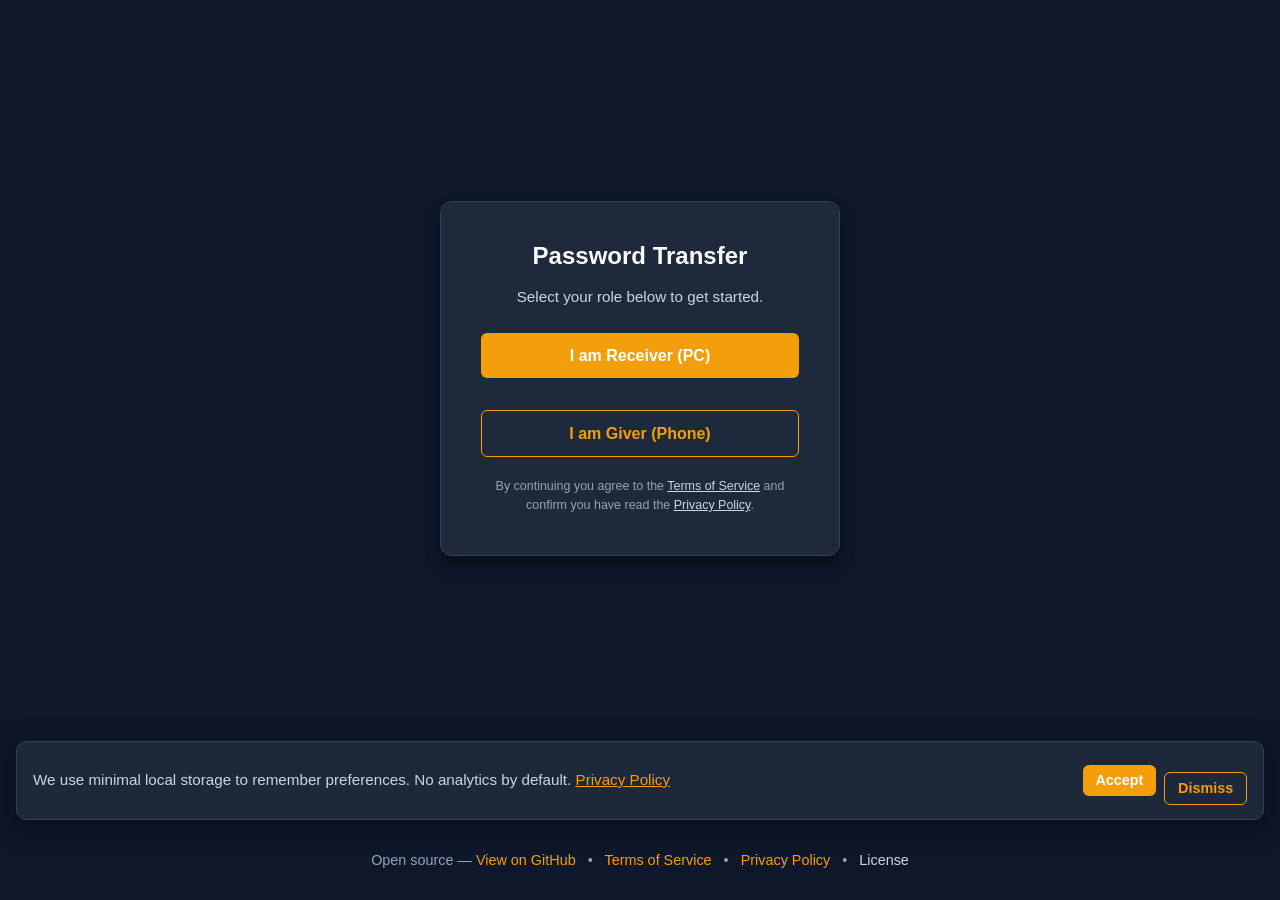
<file: server/index.html>
<!DOCTYPE html>
<html lang="en">
<head>
    <meta charset="UTF-8">
    <meta name="viewport" content="width=device-width, initial-scale=1.0">
    <!-- Keep the path and query string out of every Referer header. If a link
         rewriter ever puts a session key in the query string, it must not travel on
         to our own API, to Cloudflare, or to anywhere else. -->
    <meta name="referrer" content="strict-origin">
    <meta http-equiv="Content-Security-Policy" content="default-src 'self'; script-src 'self' https://challenges.cloudflare.com; style-src 'self' 'unsafe-inline'; img-src 'self' data: blob:; connect-src 'self' https://challenges.cloudflare.com; frame-src https://challenges.cloudflare.com; object-src 'none'; base-uri 'self'; frame-ancestors 'none';">
    <meta name="cf-turnstile-sitekey" content="">
    <title>Secure Password Transfer</title>
    <link rel="stylesheet" href="style.css">
</head>
<body>
    <main class="main-content">
        <div class="container" id="app">
            <h1>Loading...</h1>
        </div>
    </main>

    <!-- Cookie banner in flow above footer so it does not overlap -->
    <div id="cookieBannerPlaceholder"></div>

    <footer class="site-footer">
        <div class="footer-inner">
            <span>Open source — </span>
            <a href="https://github.com/EtkaPerry/Password-Transfer" target="_blank" rel="noopener noreferrer">View on GitHub</a>
            <span class="footer-sep">•</span>
            <a href="terms.html" target="_blank" rel="noopener noreferrer">Terms of Service</a>
            <span class="footer-sep">•</span>
            <a href="privacy.html" target="_blank" rel="noopener noreferrer">Privacy Policy</a>
            <span class="footer-sep">•</span>
            <a href="#" id="licenseLink" class="footer-license" aria-haspopup="dialog">License</a>
        </div>
    </footer>
    
    <!-- Libraries -->
    <script src="vendor/qrcode.min.js"></script>
    <script src="vendor/html5-qrcode.min.js" type="text/javascript"></script>
    <script src="https://challenges.cloudflare.com/turnstile/v0/api.js" async defer></script>
    
    <!-- App Logic -->
    <script src="script.js?v=4"></script>
</body>
</html>
</file>
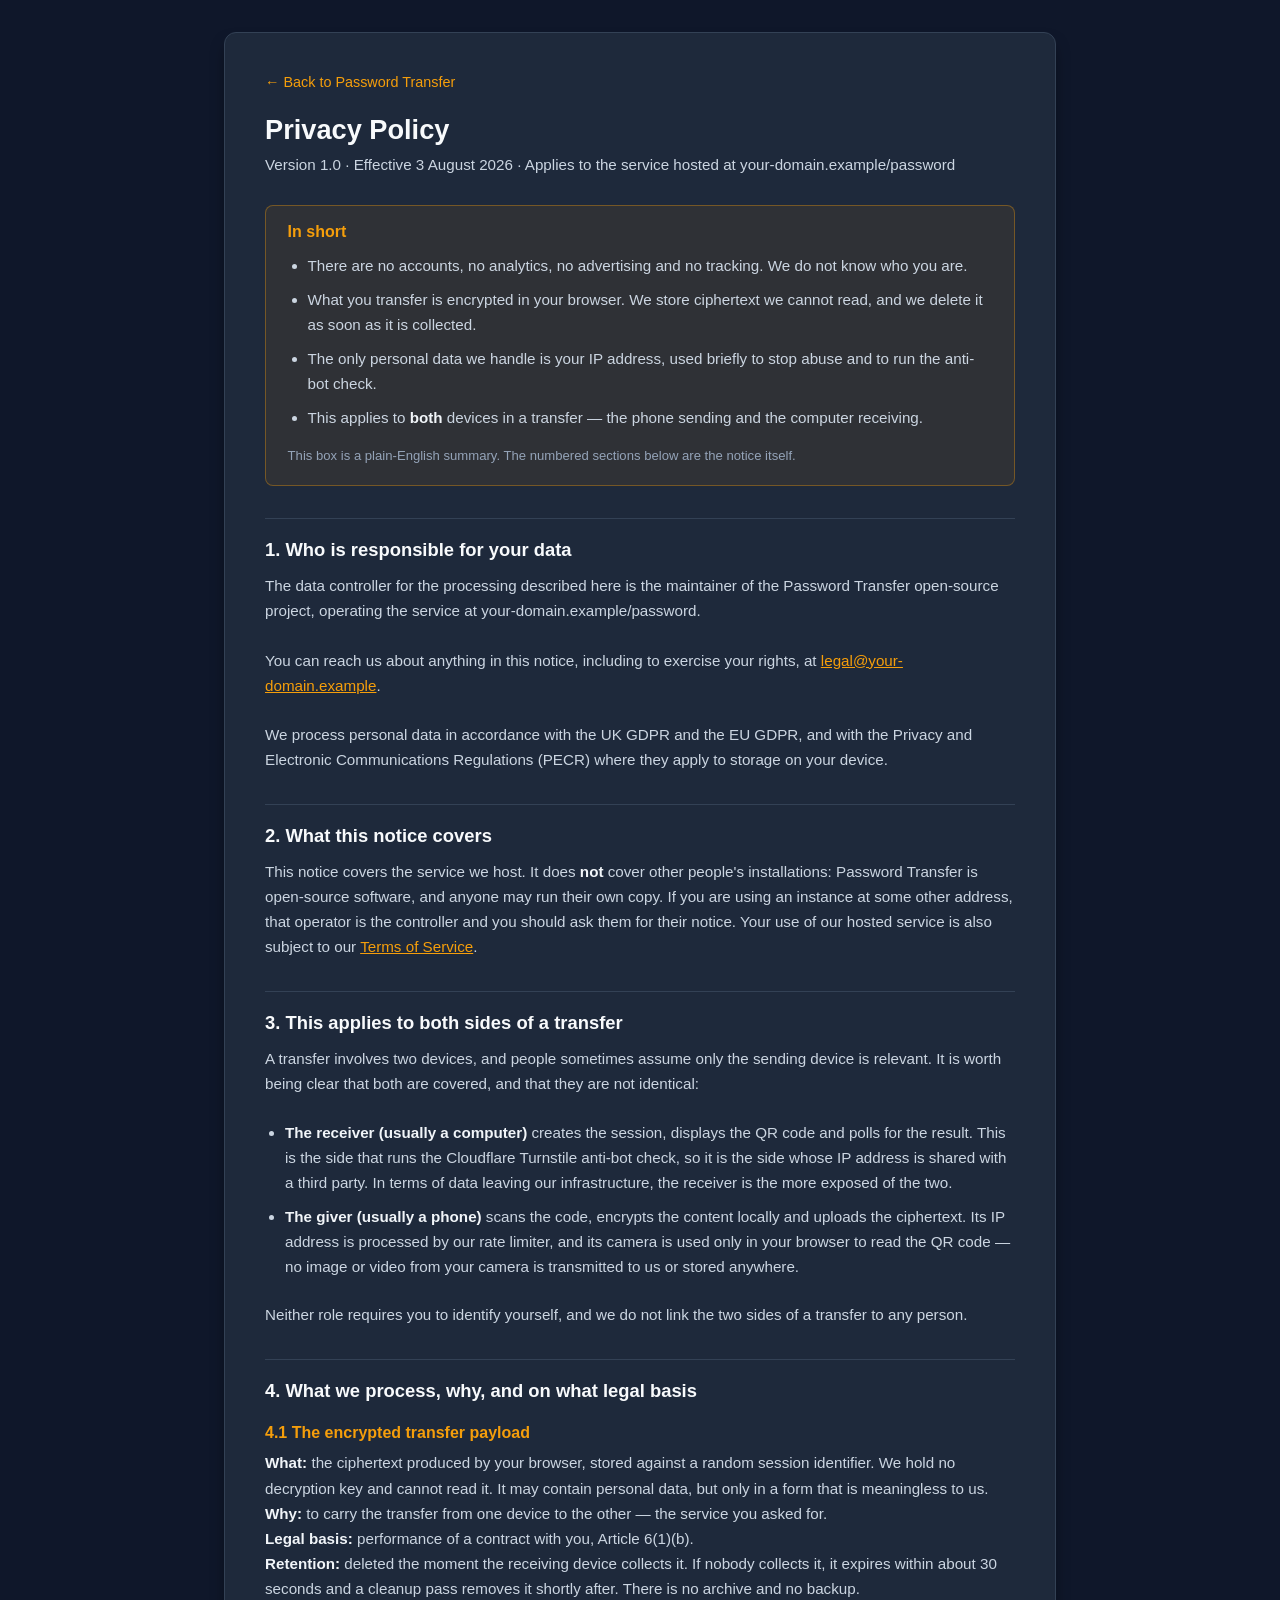
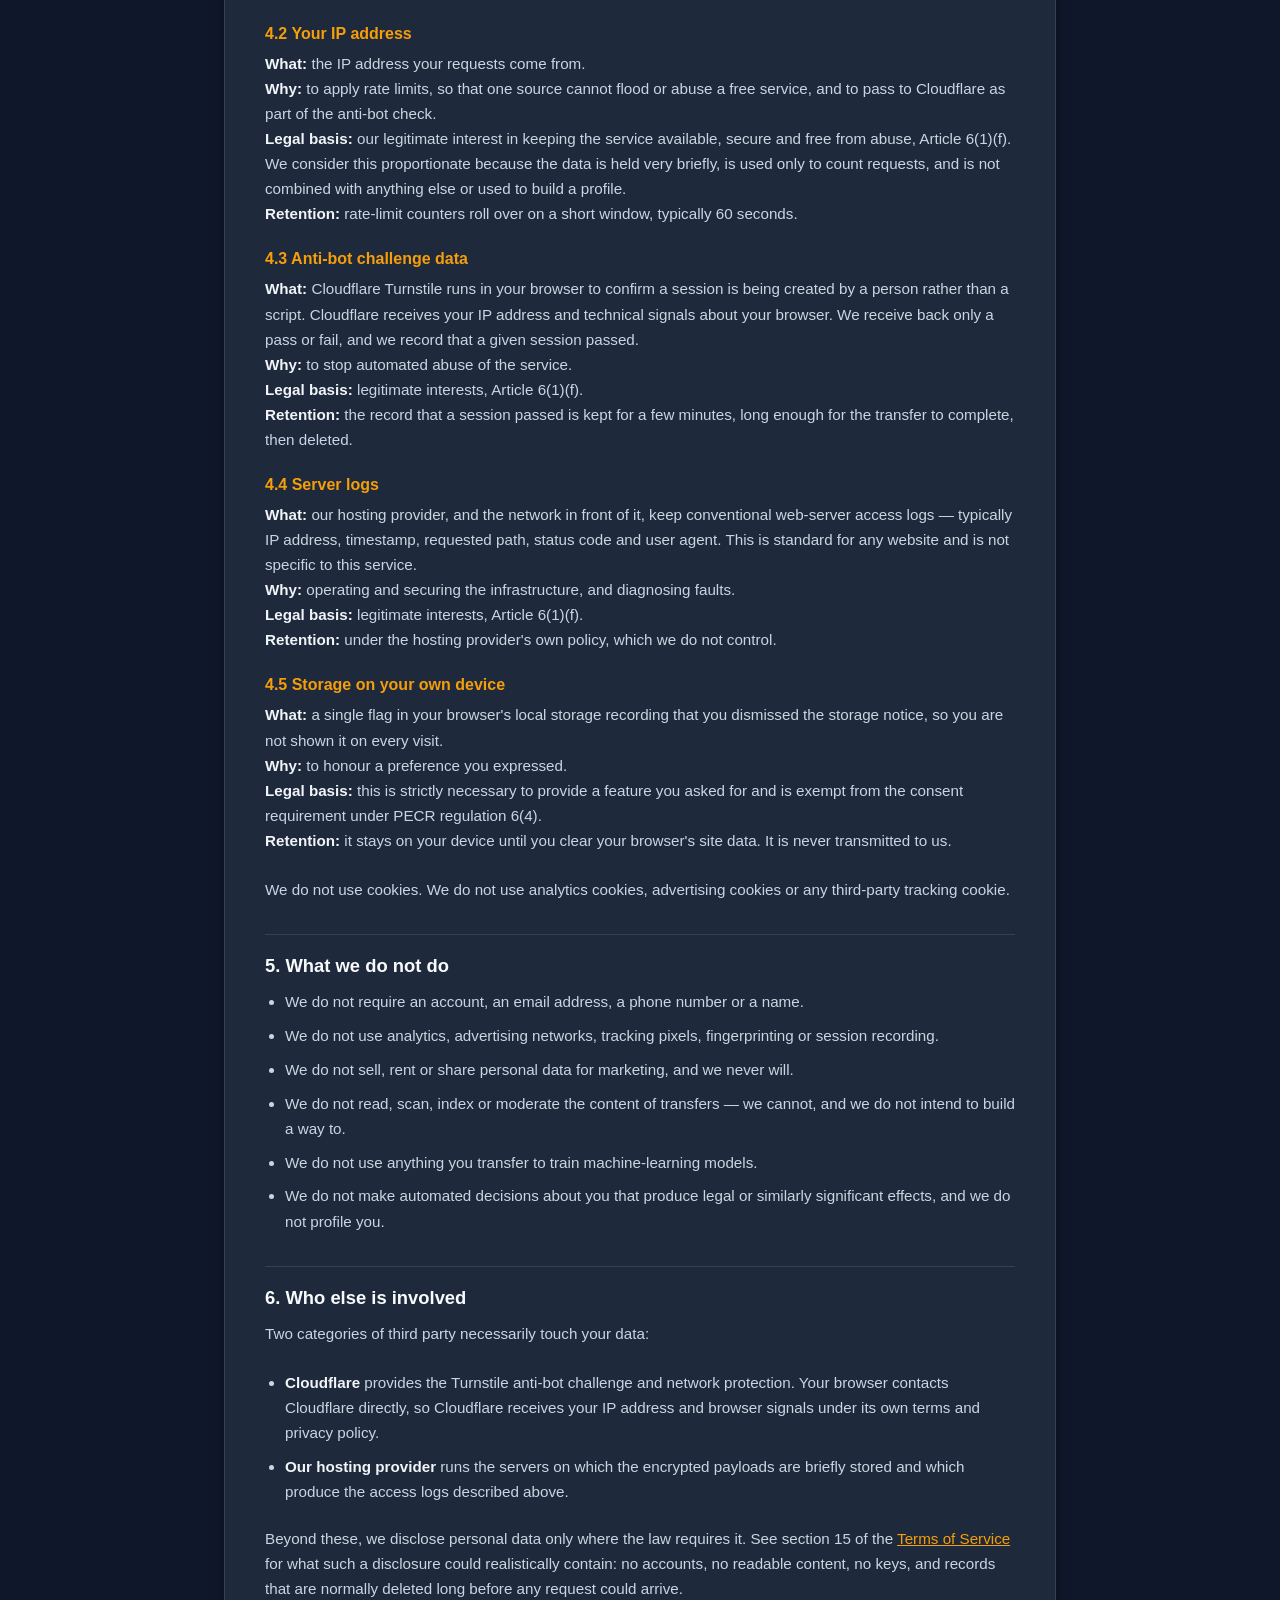
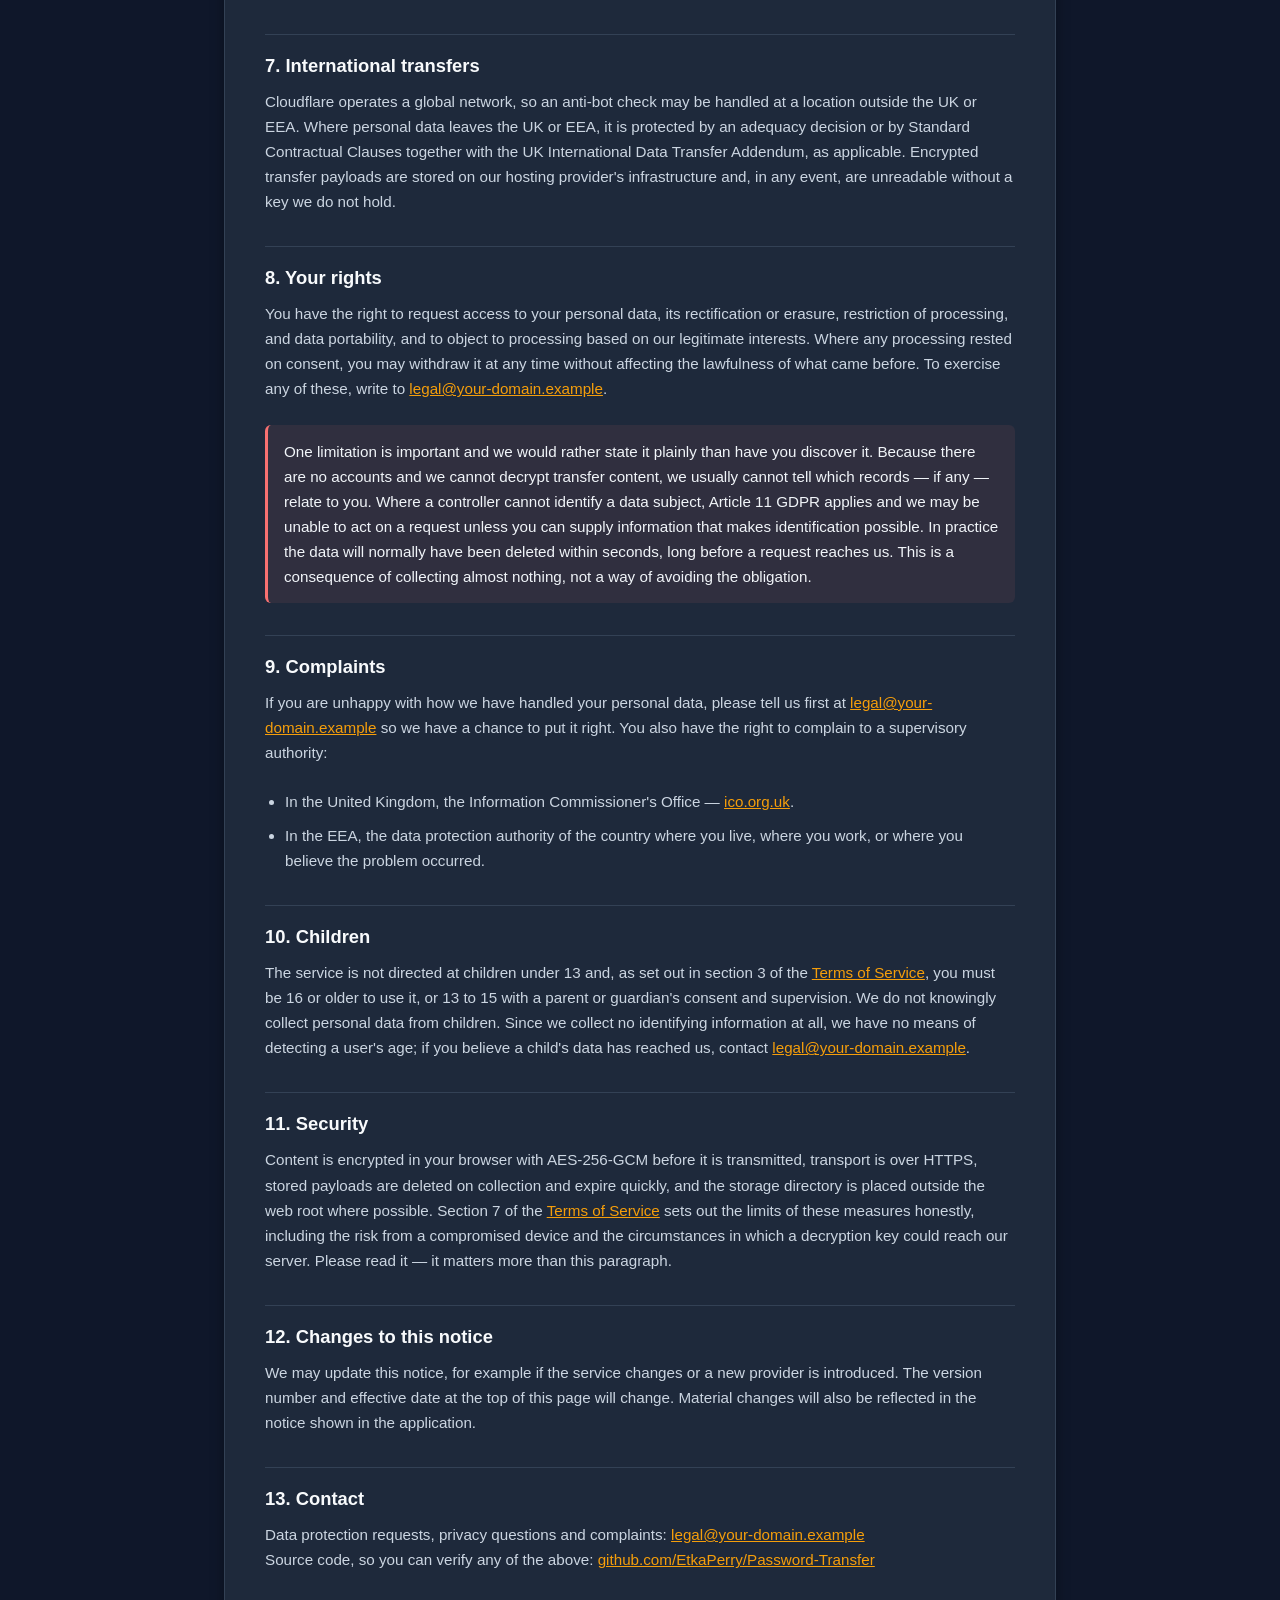
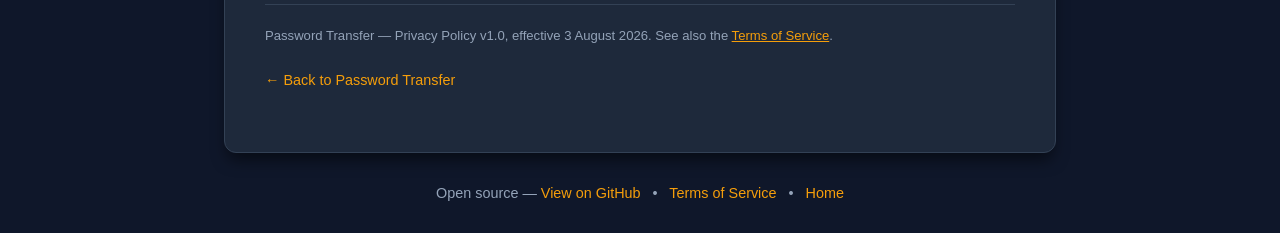
<file: server/privacy.html>
<!DOCTYPE html>
<html lang="en">
<head>
    <meta charset="UTF-8">
    <meta name="viewport" content="width=device-width, initial-scale=1.0">
    <meta name="referrer" content="strict-origin">
    <meta http-equiv="Content-Security-Policy" content="default-src 'self'; script-src 'none'; style-src 'self'; img-src 'self' data:; object-src 'none'; base-uri 'self'; frame-ancestors 'none';">
    <meta name="robots" content="index, follow">
    <meta name="description" content="Privacy Policy for the Password Transfer service: what is processed, why, and for how long.">
    <title>Privacy Policy — Password Transfer</title>
    <link rel="stylesheet" href="style.css">
</head>
<body>
    <main class="main-content legal-main">
        <article class="legal-container">
            <a class="legal-back" href="index.html">&larr; Back to Password Transfer</a>

            <h1>Privacy Policy</h1>
            <p class="legal-meta">Version 1.0 &middot; Effective 3 August 2026 &middot; Applies to the service hosted at <span class="legal-nowrap">your-domain.example/password</span></p>

            <section class="legal-summary">
                <h2>In short</h2>
                <ul>
                    <li>There are no accounts, no analytics, no advertising and no tracking. We do not know who you are.</li>
                    <li>What you transfer is encrypted in your browser. We store ciphertext we cannot read, and we delete it as soon as it is collected.</li>
                    <li>The only personal data we handle is your IP address, used briefly to stop abuse and to run the anti-bot check.</li>
                    <li>This applies to <strong>both</strong> devices in a transfer &mdash; the phone sending and the computer receiving.</li>
                </ul>
                <p class="legal-summary-note">This box is a plain-English summary. The numbered sections below are the notice itself.</p>
            </section>

            <h2 id="p1">1. Who is responsible for your data</h2>
            <p>The data controller for the processing described here is the maintainer of the Password Transfer open-source project, operating the service at <span class="legal-nowrap">your-domain.example/password</span>.</p>
            <p>You can reach us about anything in this notice, including to exercise your rights, at <a href="mailto:legal@your-domain.example">legal@your-domain.example</a>.</p>
            <p>We process personal data in accordance with the UK GDPR and the EU GDPR, and with the Privacy and Electronic Communications Regulations (PECR) where they apply to storage on your device.</p>

            <h2 id="p2">2. What this notice covers</h2>
            <p>This notice covers the service we host. It does <strong>not</strong> cover other people's installations: Password Transfer is open-source software, and anyone may run their own copy. If you are using an instance at some other address, that operator is the controller and you should ask them for their notice. Your use of our hosted service is also subject to our <a href="terms.html">Terms of Service</a>.</p>

            <h2 id="p3">3. This applies to both sides of a transfer</h2>
            <p>A transfer involves two devices, and people sometimes assume only the sending device is relevant. It is worth being clear that both are covered, and that they are not identical:</p>
            <ul>
                <li><strong>The receiver (usually a computer)</strong> creates the session, displays the QR code and polls for the result. This is the side that runs the Cloudflare Turnstile anti-bot check, so it is the side whose IP address is shared with a third party. In terms of data leaving our infrastructure, the receiver is the more exposed of the two.</li>
                <li><strong>The giver (usually a phone)</strong> scans the code, encrypts the content locally and uploads the ciphertext. Its IP address is processed by our rate limiter, and its camera is used only in your browser to read the QR code &mdash; no image or video from your camera is transmitted to us or stored anywhere.</li>
            </ul>
            <p>Neither role requires you to identify yourself, and we do not link the two sides of a transfer to any person.</p>

            <h2 id="p4">4. What we process, why, and on what legal basis</h2>

            <h3>4.1 The encrypted transfer payload</h3>
            <p><strong>What:</strong> the ciphertext produced by your browser, stored against a random session identifier. We hold no decryption key and cannot read it. It may contain personal data, but only in a form that is meaningless to us.<br>
            <strong>Why:</strong> to carry the transfer from one device to the other &mdash; the service you asked for.<br>
            <strong>Legal basis:</strong> performance of a contract with you, Article 6(1)(b).<br>
            <strong>Retention:</strong> deleted the moment the receiving device collects it. If nobody collects it, it expires within about 30 seconds and a cleanup pass removes it shortly after. There is no archive and no backup.</p>

            <h3>4.2 Your IP address</h3>
            <p><strong>What:</strong> the IP address your requests come from.<br>
            <strong>Why:</strong> to apply rate limits, so that one source cannot flood or abuse a free service, and to pass to Cloudflare as part of the anti-bot check.<br>
            <strong>Legal basis:</strong> our legitimate interest in keeping the service available, secure and free from abuse, Article 6(1)(f). We consider this proportionate because the data is held very briefly, is used only to count requests, and is not combined with anything else or used to build a profile.<br>
            <strong>Retention:</strong> rate-limit counters roll over on a short window, typically 60 seconds.</p>

            <h3>4.3 Anti-bot challenge data</h3>
            <p><strong>What:</strong> Cloudflare Turnstile runs in your browser to confirm a session is being created by a person rather than a script. Cloudflare receives your IP address and technical signals about your browser. We receive back only a pass or fail, and we record that a given session passed.<br>
            <strong>Why:</strong> to stop automated abuse of the service.<br>
            <strong>Legal basis:</strong> legitimate interests, Article 6(1)(f).<br>
            <strong>Retention:</strong> the record that a session passed is kept for a few minutes, long enough for the transfer to complete, then deleted.</p>

            <h3>4.4 Server logs</h3>
            <p><strong>What:</strong> our hosting provider, and the network in front of it, keep conventional web-server access logs &mdash; typically IP address, timestamp, requested path, status code and user agent. This is standard for any website and is not specific to this service.<br>
            <strong>Why:</strong> operating and securing the infrastructure, and diagnosing faults.<br>
            <strong>Legal basis:</strong> legitimate interests, Article 6(1)(f).<br>
            <strong>Retention:</strong> under the hosting provider's own policy, which we do not control.</p>

            <h3>4.5 Storage on your own device</h3>
            <p><strong>What:</strong> a single flag in your browser's local storage recording that you dismissed the storage notice, so you are not shown it on every visit.<br>
            <strong>Why:</strong> to honour a preference you expressed.<br>
            <strong>Legal basis:</strong> this is strictly necessary to provide a feature you asked for and is exempt from the consent requirement under PECR regulation 6(4).<br>
            <strong>Retention:</strong> it stays on your device until you clear your browser's site data. It is never transmitted to us.</p>
            <p>We do not use cookies. We do not use analytics cookies, advertising cookies or any third-party tracking cookie.</p>

            <h2 id="p5">5. What we do not do</h2>
            <ul>
                <li>We do not require an account, an email address, a phone number or a name.</li>
                <li>We do not use analytics, advertising networks, tracking pixels, fingerprinting or session recording.</li>
                <li>We do not sell, rent or share personal data for marketing, and we never will.</li>
                <li>We do not read, scan, index or moderate the content of transfers &mdash; we cannot, and we do not intend to build a way to.</li>
                <li>We do not use anything you transfer to train machine-learning models.</li>
                <li>We do not make automated decisions about you that produce legal or similarly significant effects, and we do not profile you.</li>
            </ul>

            <h2 id="p6">6. Who else is involved</h2>
            <p>Two categories of third party necessarily touch your data:</p>
            <ul>
                <li><strong>Cloudflare</strong> provides the Turnstile anti-bot challenge and network protection. Your browser contacts Cloudflare directly, so Cloudflare receives your IP address and browser signals under its own terms and privacy policy.</li>
                <li><strong>Our hosting provider</strong> runs the servers on which the encrypted payloads are briefly stored and which produce the access logs described above.</li>
            </ul>
            <p>Beyond these, we disclose personal data only where the law requires it. See section 15 of the <a href="terms.html">Terms of Service</a> for what such a disclosure could realistically contain: no accounts, no readable content, no keys, and records that are normally deleted long before any request could arrive.</p>

            <h2 id="p7">7. International transfers</h2>
            <p>Cloudflare operates a global network, so an anti-bot check may be handled at a location outside the UK or EEA. Where personal data leaves the UK or EEA, it is protected by an adequacy decision or by Standard Contractual Clauses together with the UK International Data Transfer Addendum, as applicable. Encrypted transfer payloads are stored on our hosting provider's infrastructure and, in any event, are unreadable without a key we do not hold.</p>

            <h2 id="p8">8. Your rights</h2>
            <p>You have the right to request access to your personal data, its rectification or erasure, restriction of processing, and data portability, and to object to processing based on our legitimate interests. Where any processing rested on consent, you may withdraw it at any time without affecting the lawfulness of what came before. To exercise any of these, write to <a href="mailto:legal@your-domain.example">legal@your-domain.example</a>.</p>
            <p class="legal-important">One limitation is important and we would rather state it plainly than have you discover it. Because there are no accounts and we cannot decrypt transfer content, we usually cannot tell which records &mdash; if any &mdash; relate to you. Where a controller cannot identify a data subject, Article 11 GDPR applies and we may be unable to act on a request unless you can supply information that makes identification possible. In practice the data will normally have been deleted within seconds, long before a request reaches us. This is a consequence of collecting almost nothing, not a way of avoiding the obligation.</p>

            <h2 id="p9">9. Complaints</h2>
            <p>If you are unhappy with how we have handled your personal data, please tell us first at <a href="mailto:legal@your-domain.example">legal@your-domain.example</a> so we have a chance to put it right. You also have the right to complain to a supervisory authority:</p>
            <ul>
                <li>In the United Kingdom, the Information Commissioner's Office &mdash; <a href="https://ico.org.uk" rel="noopener noreferrer">ico.org.uk</a>.</li>
                <li>In the EEA, the data protection authority of the country where you live, where you work, or where you believe the problem occurred.</li>
            </ul>

            <h2 id="p10">10. Children</h2>
            <p>The service is not directed at children under 13 and, as set out in section 3 of the <a href="terms.html">Terms of Service</a>, you must be 16 or older to use it, or 13 to 15 with a parent or guardian's consent and supervision. We do not knowingly collect personal data from children. Since we collect no identifying information at all, we have no means of detecting a user's age; if you believe a child's data has reached us, contact <a href="mailto:legal@your-domain.example">legal@your-domain.example</a>.</p>

            <h2 id="p11">11. Security</h2>
            <p>Content is encrypted in your browser with AES-256-GCM before it is transmitted, transport is over HTTPS, stored payloads are deleted on collection and expire quickly, and the storage directory is placed outside the web root where possible. Section 7 of the <a href="terms.html">Terms of Service</a> sets out the limits of these measures honestly, including the risk from a compromised device and the circumstances in which a decryption key could reach our server. Please read it &mdash; it matters more than this paragraph.</p>

            <h2 id="p12">12. Changes to this notice</h2>
            <p>We may update this notice, for example if the service changes or a new provider is introduced. The version number and effective date at the top of this page will change. Material changes will also be reflected in the notice shown in the application.</p>

            <h2 id="p13">13. Contact</h2>
            <p>Data protection requests, privacy questions and complaints: <a href="mailto:legal@your-domain.example">legal@your-domain.example</a><br>
            Source code, so you can verify any of the above: <a href="https://github.com/EtkaPerry/Password-Transfer" rel="noopener noreferrer">github.com/EtkaPerry/Password-Transfer</a></p>

            <p class="legal-footer-note">Password Transfer &mdash; Privacy Policy v1.0, effective 3 August 2026. See also the <a href="terms.html">Terms of Service</a>.</p>

            <a class="legal-back" href="index.html">&larr; Back to Password Transfer</a>
        </article>
    </main>

    <footer class="site-footer">
        <div class="footer-inner">
            <span>Open source &mdash; </span>
            <a href="https://github.com/EtkaPerry/Password-Transfer" target="_blank" rel="noopener noreferrer">View on GitHub</a>
            <span class="footer-sep">&bull;</span>
            <a href="terms.html">Terms of Service</a>
            <span class="footer-sep">&bull;</span>
            <a href="index.html">Home</a>
        </div>
    </footer>
</body>
</html>
</file>
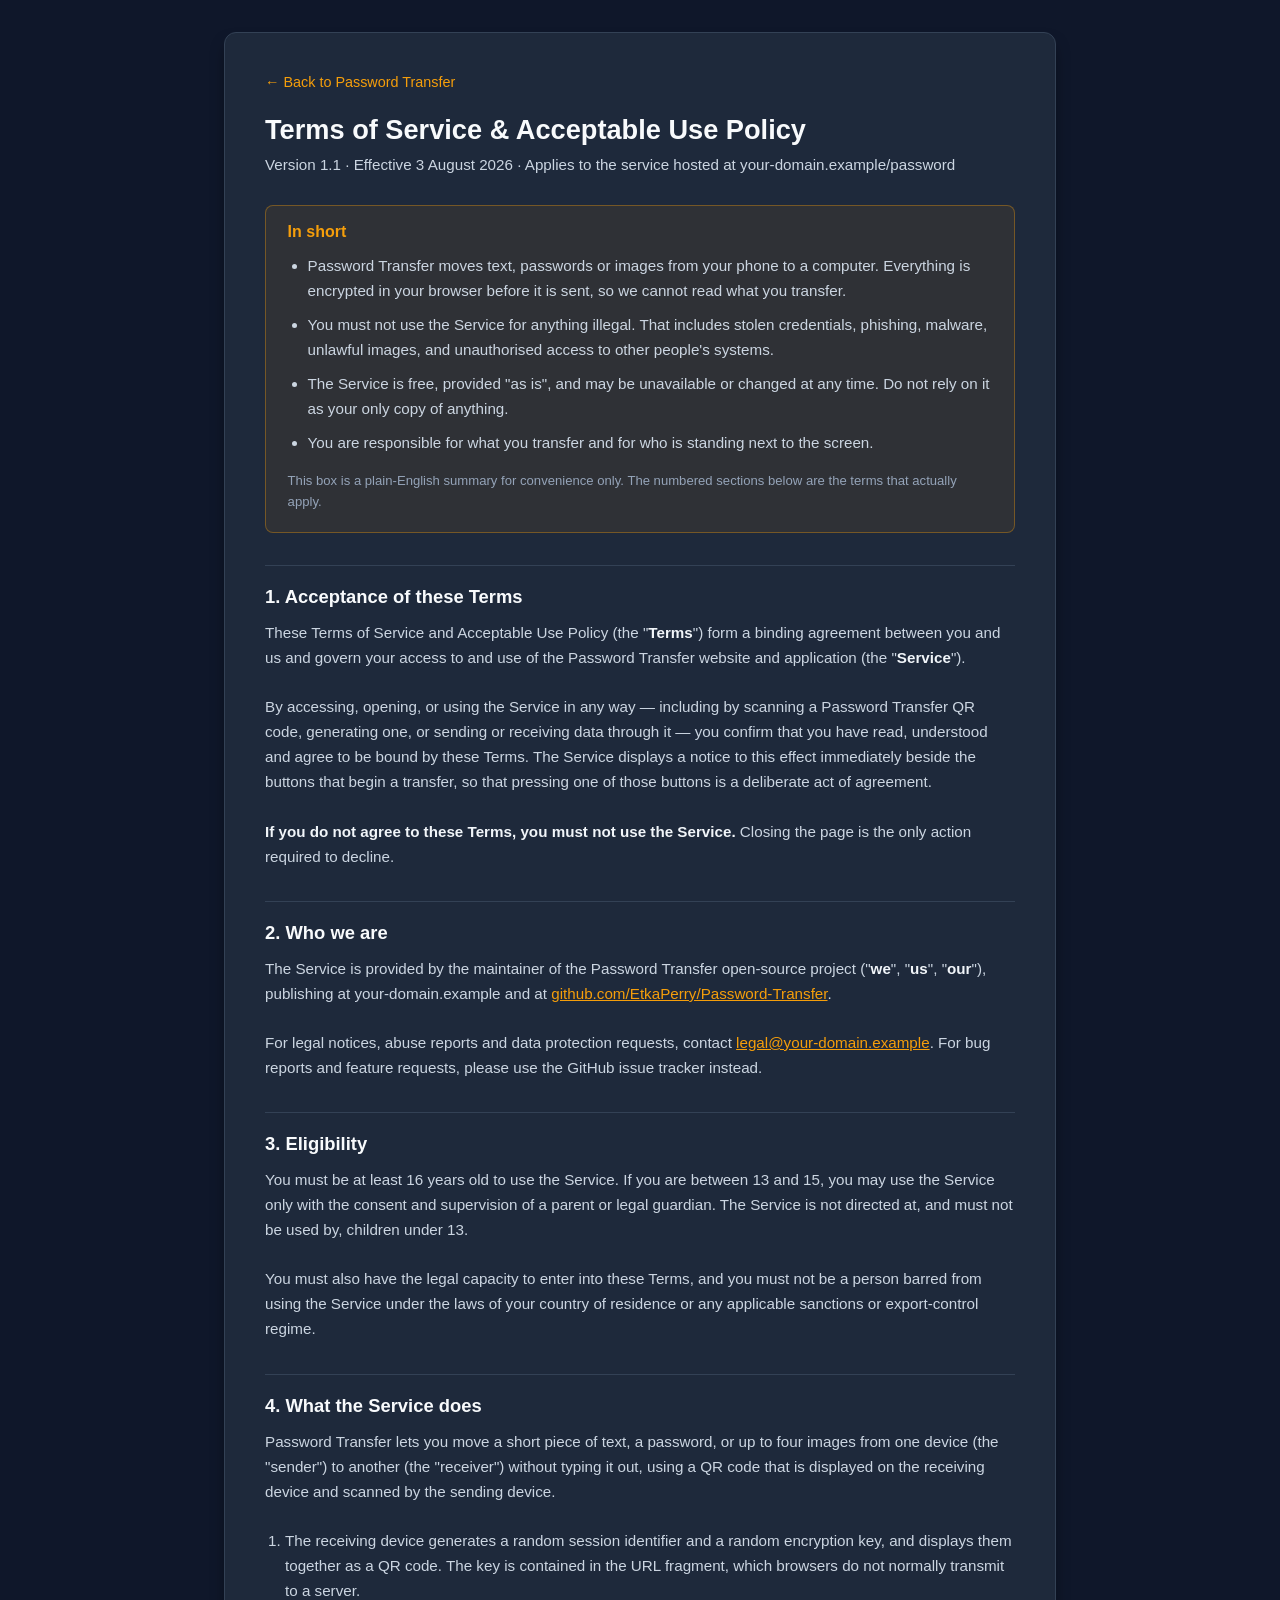
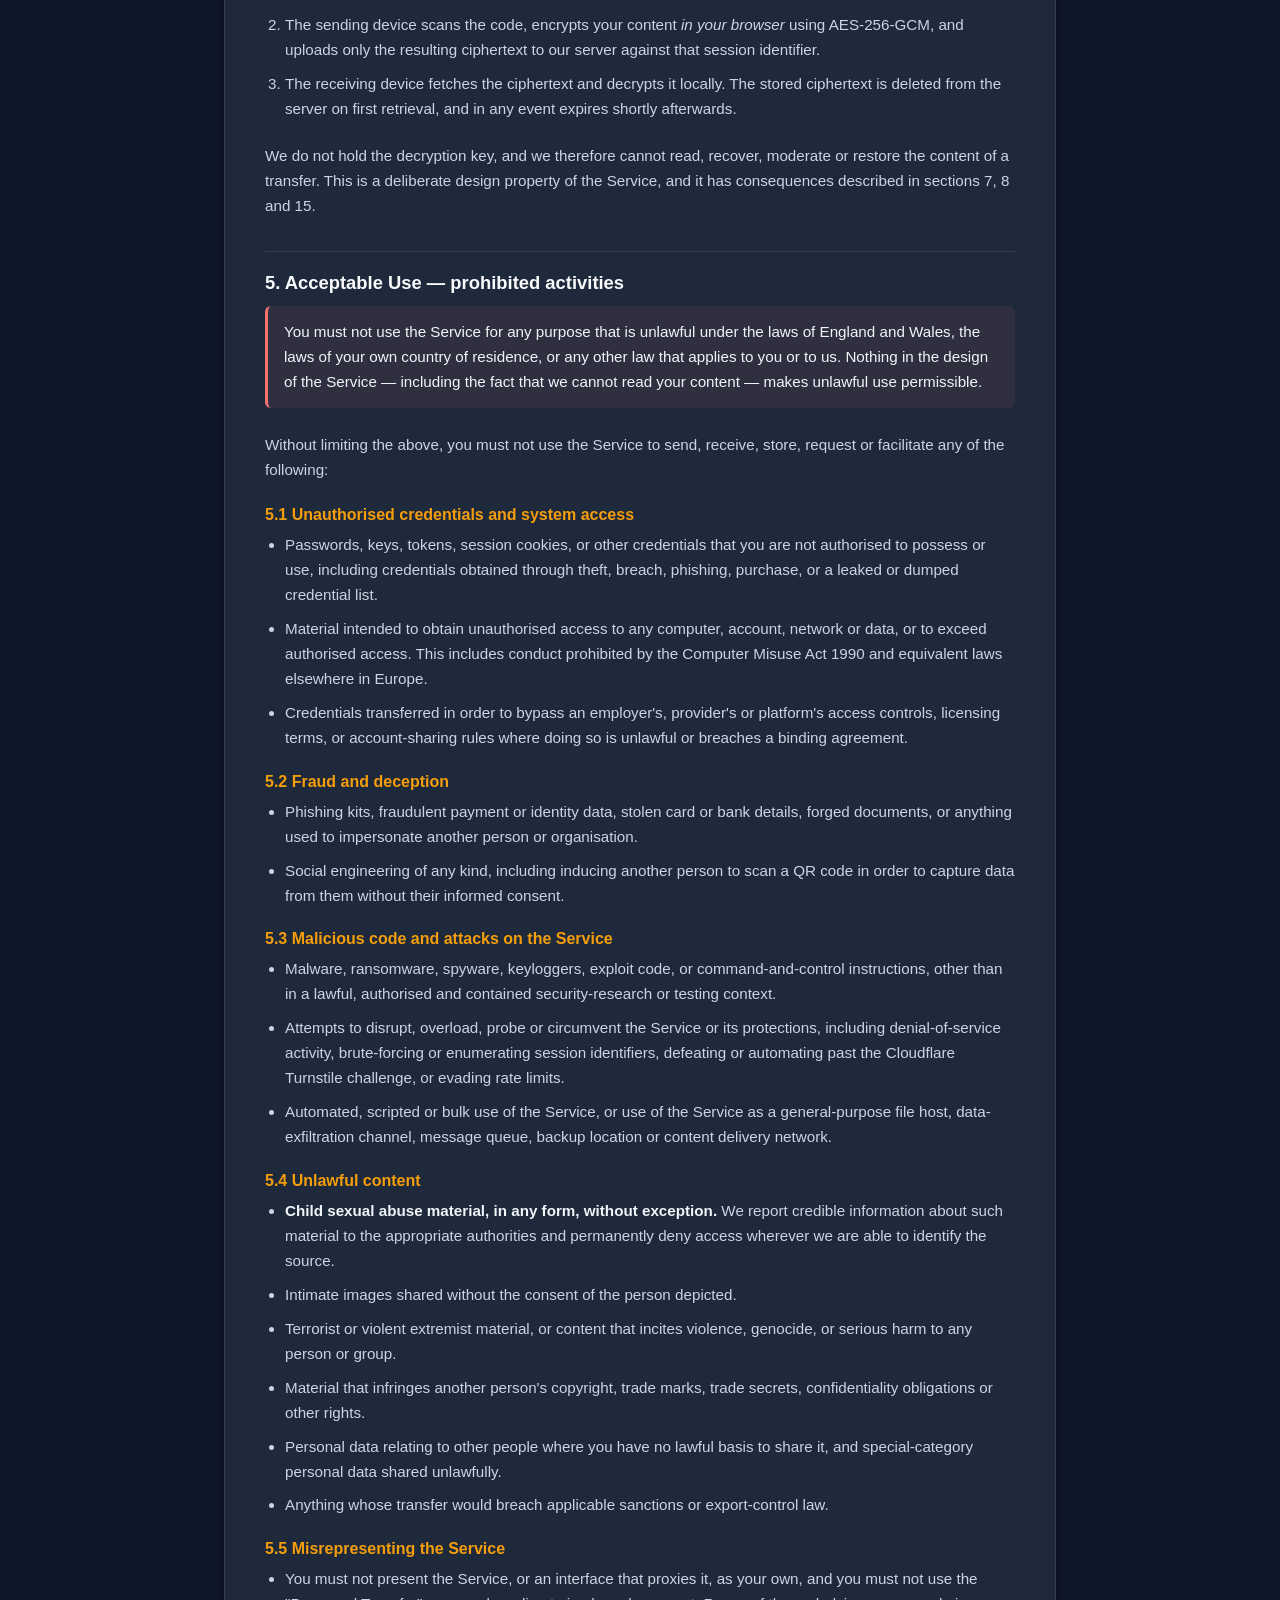
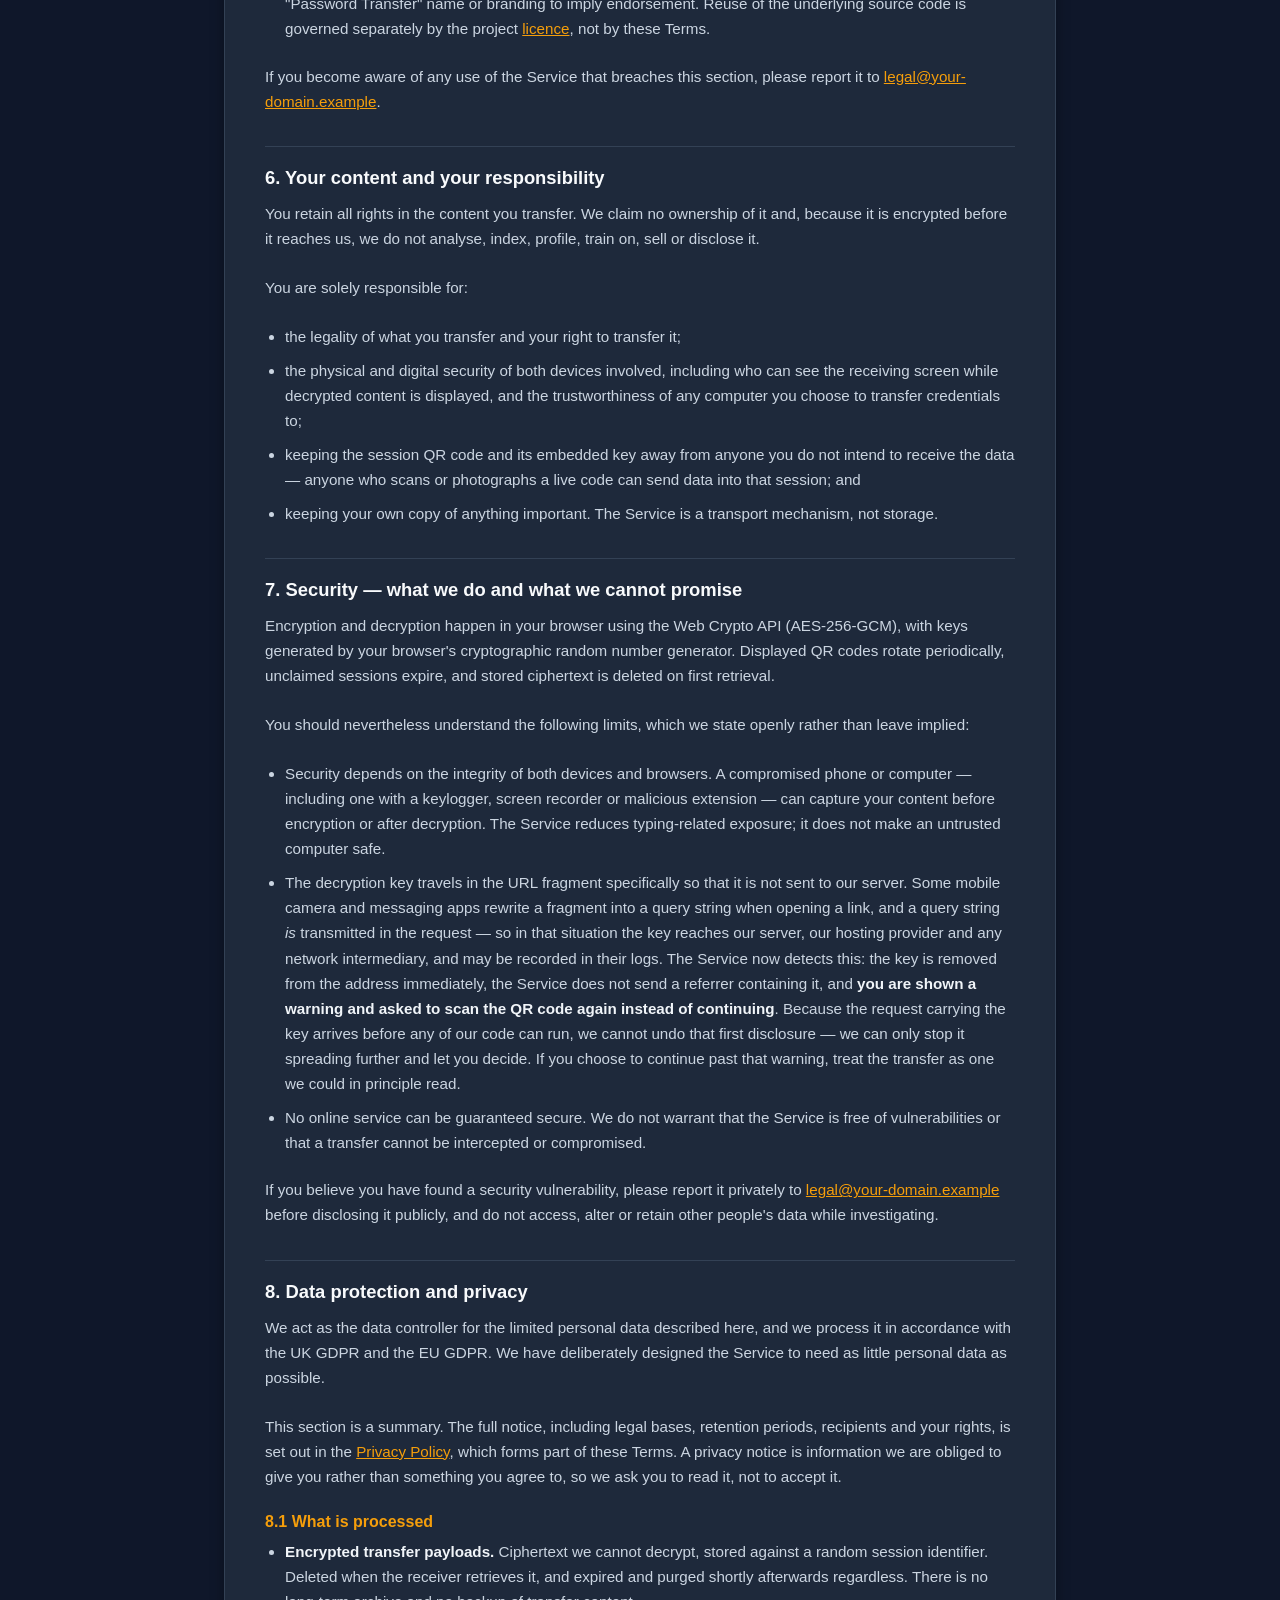
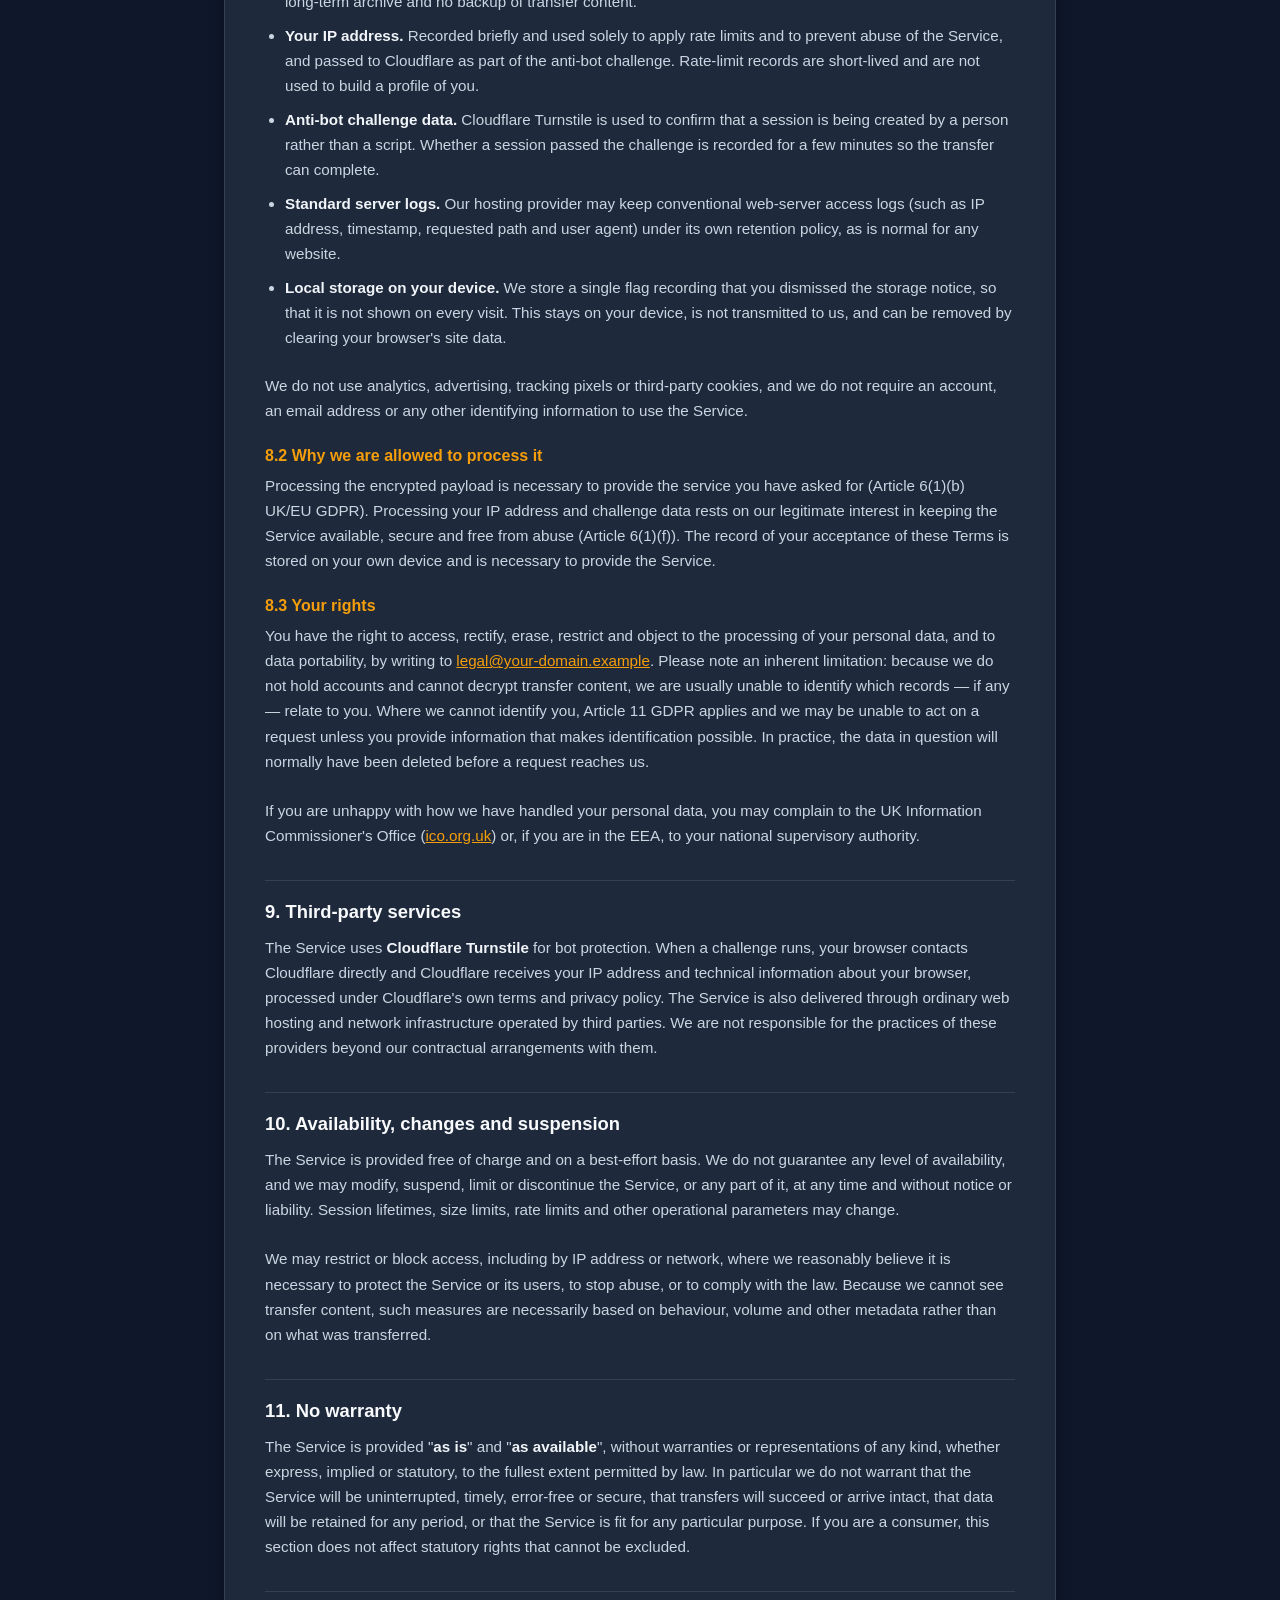
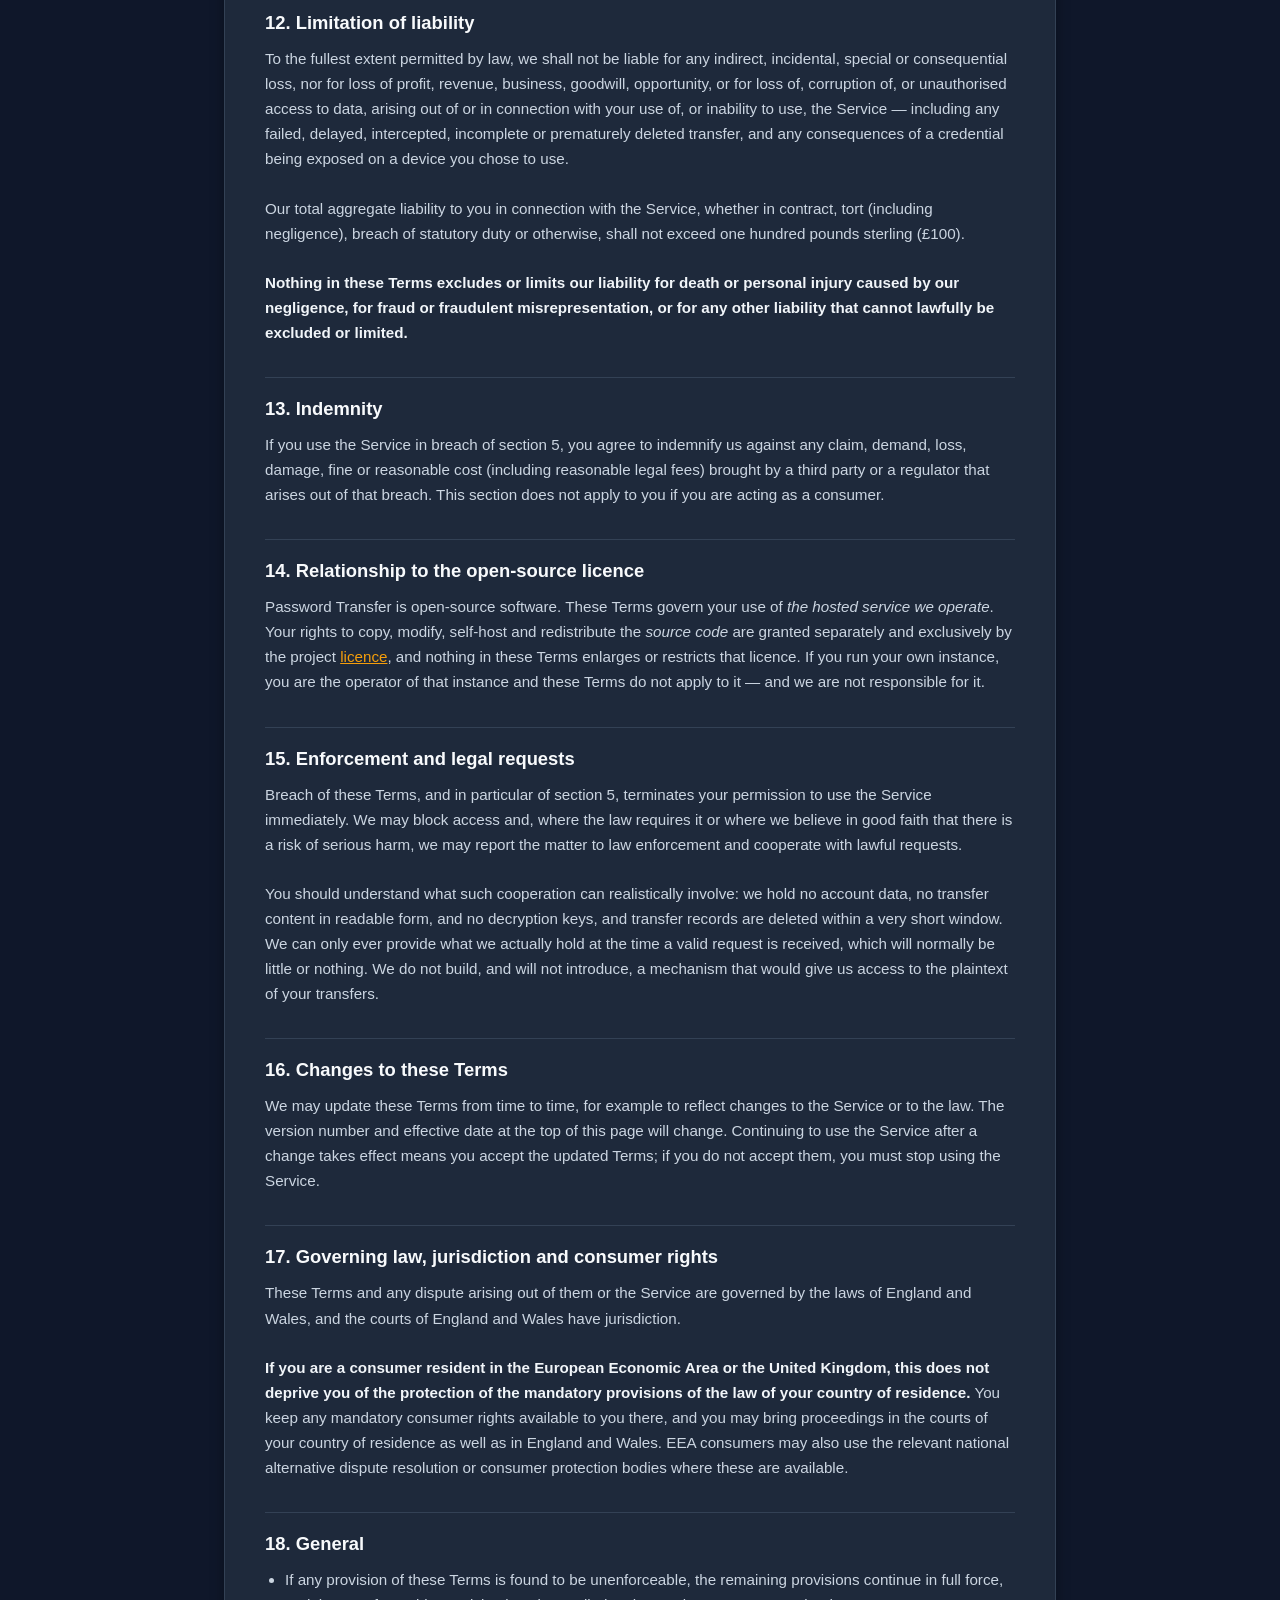
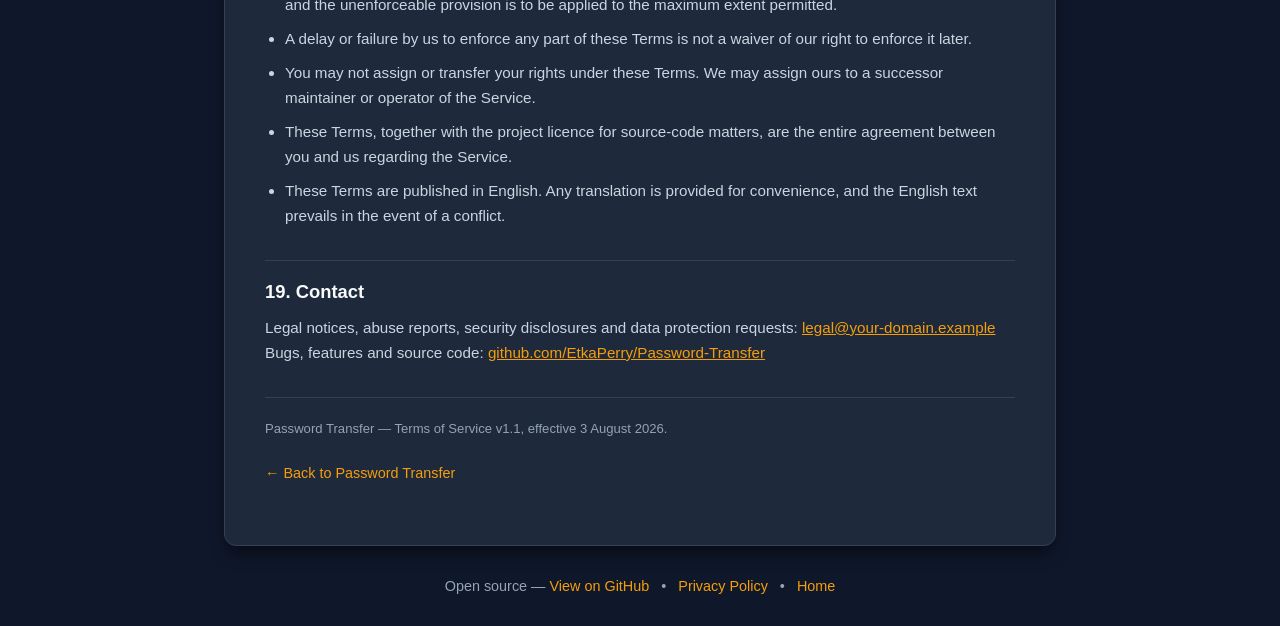
<file: server/terms.html>
<!DOCTYPE html>
<html lang="en">
<head>
    <meta charset="UTF-8">
    <meta name="viewport" content="width=device-width, initial-scale=1.0">
    <meta name="referrer" content="strict-origin">
    <meta http-equiv="Content-Security-Policy" content="default-src 'self'; script-src 'none'; style-src 'self'; img-src 'self' data:; object-src 'none'; base-uri 'self'; frame-ancestors 'none';">
    <meta name="robots" content="index, follow">
    <meta name="description" content="Terms of Service and Acceptable Use Policy for the Password Transfer service.">
    <title>Terms of Service — Password Transfer</title>
    <link rel="stylesheet" href="style.css">
</head>
<body>
    <main class="main-content legal-main">
        <article class="legal-container">
            <a class="legal-back" href="index.html">&larr; Back to Password Transfer</a>

            <h1>Terms of Service &amp; Acceptable Use Policy</h1>
            <p class="legal-meta">Version 1.1 &middot; Effective 3 August 2026 &middot; Applies to the service hosted at <span class="legal-nowrap">your-domain.example/password</span></p>

            <section class="legal-summary">
                <h2>In short</h2>
                <ul>
                    <li>Password Transfer moves text, passwords or images from your phone to a computer. Everything is encrypted in your browser before it is sent, so we cannot read what you transfer.</li>
                    <li>You must not use the Service for anything illegal. That includes stolen credentials, phishing, malware, unlawful images, and unauthorised access to other people's systems.</li>
                    <li>The Service is free, provided "as is", and may be unavailable or changed at any time. Do not rely on it as your only copy of anything.</li>
                    <li>You are responsible for what you transfer and for who is standing next to the screen.</li>
                </ul>
                <p class="legal-summary-note">This box is a plain-English summary for convenience only. The numbered sections below are the terms that actually apply.</p>
            </section>

            <h2 id="s1">1. Acceptance of these Terms</h2>
            <p>These Terms of Service and Acceptable Use Policy (the "<strong>Terms</strong>") form a binding agreement between you and us and govern your access to and use of the Password Transfer website and application (the "<strong>Service</strong>").</p>
            <p>By accessing, opening, or using the Service in any way &mdash; including by scanning a Password Transfer QR code, generating one, or sending or receiving data through it &mdash; you confirm that you have read, understood and agree to be bound by these Terms. The Service displays a notice to this effect immediately beside the buttons that begin a transfer, so that pressing one of those buttons is a deliberate act of agreement.</p>
            <p><strong>If you do not agree to these Terms, you must not use the Service.</strong> Closing the page is the only action required to decline.</p>

            <h2 id="s2">2. Who we are</h2>
            <p>The Service is provided by the maintainer of the Password Transfer open-source project ("<strong>we</strong>", "<strong>us</strong>", "<strong>our</strong>"), publishing at <span class="legal-nowrap">your-domain.example</span> and at <a href="https://github.com/EtkaPerry/Password-Transfer" rel="noopener noreferrer">github.com/EtkaPerry/Password-Transfer</a>.</p>
            <p>For legal notices, abuse reports and data protection requests, contact <a href="mailto:legal@your-domain.example">legal@your-domain.example</a>. For bug reports and feature requests, please use the GitHub issue tracker instead.</p>

            <h2 id="s3">3. Eligibility</h2>
            <p>You must be at least 16 years old to use the Service. If you are between 13 and 15, you may use the Service only with the consent and supervision of a parent or legal guardian. The Service is not directed at, and must not be used by, children under 13.</p>
            <p>You must also have the legal capacity to enter into these Terms, and you must not be a person barred from using the Service under the laws of your country of residence or any applicable sanctions or export-control regime.</p>

            <h2 id="s4">4. What the Service does</h2>
            <p>Password Transfer lets you move a short piece of text, a password, or up to four images from one device (the "sender") to another (the "receiver") without typing it out, using a QR code that is displayed on the receiving device and scanned by the sending device.</p>
            <ol class="legal-flow">
                <li>The receiving device generates a random session identifier and a random encryption key, and displays them together as a QR code. The key is contained in the URL fragment, which browsers do not normally transmit to a server.</li>
                <li>The sending device scans the code, encrypts your content <em>in your browser</em> using AES-256-GCM, and uploads only the resulting ciphertext to our server against that session identifier.</li>
                <li>The receiving device fetches the ciphertext and decrypts it locally. The stored ciphertext is deleted from the server on first retrieval, and in any event expires shortly afterwards.</li>
            </ol>
            <p>We do not hold the decryption key, and we therefore cannot read, recover, moderate or restore the content of a transfer. This is a deliberate design property of the Service, and it has consequences described in sections 7, 8 and 15.</p>

            <h2 id="s5">5. Acceptable Use &mdash; prohibited activities</h2>
            <p class="legal-important">You must not use the Service for any purpose that is unlawful under the laws of England and Wales, the laws of your own country of residence, or any other law that applies to you or to us. Nothing in the design of the Service &mdash; including the fact that we cannot read your content &mdash; makes unlawful use permissible.</p>
            <p>Without limiting the above, you must not use the Service to send, receive, store, request or facilitate any of the following:</p>

            <h3>5.1 Unauthorised credentials and system access</h3>
            <ul>
                <li>Passwords, keys, tokens, session cookies, or other credentials that you are not authorised to possess or use, including credentials obtained through theft, breach, phishing, purchase, or a leaked or dumped credential list.</li>
                <li>Material intended to obtain unauthorised access to any computer, account, network or data, or to exceed authorised access. This includes conduct prohibited by the Computer Misuse Act 1990 and equivalent laws elsewhere in Europe.</li>
                <li>Credentials transferred in order to bypass an employer's, provider's or platform's access controls, licensing terms, or account-sharing rules where doing so is unlawful or breaches a binding agreement.</li>
            </ul>

            <h3>5.2 Fraud and deception</h3>
            <ul>
                <li>Phishing kits, fraudulent payment or identity data, stolen card or bank details, forged documents, or anything used to impersonate another person or organisation.</li>
                <li>Social engineering of any kind, including inducing another person to scan a QR code in order to capture data from them without their informed consent.</li>
            </ul>

            <h3>5.3 Malicious code and attacks on the Service</h3>
            <ul>
                <li>Malware, ransomware, spyware, keyloggers, exploit code, or command-and-control instructions, other than in a lawful, authorised and contained security-research or testing context.</li>
                <li>Attempts to disrupt, overload, probe or circumvent the Service or its protections, including denial-of-service activity, brute-forcing or enumerating session identifiers, defeating or automating past the Cloudflare Turnstile challenge, or evading rate limits.</li>
                <li>Automated, scripted or bulk use of the Service, or use of the Service as a general-purpose file host, data-exfiltration channel, message queue, backup location or content delivery network.</li>
            </ul>

            <h3>5.4 Unlawful content</h3>
            <ul>
                <li><strong>Child sexual abuse material, in any form, without exception.</strong> We report credible information about such material to the appropriate authorities and permanently deny access wherever we are able to identify the source.</li>
                <li>Intimate images shared without the consent of the person depicted.</li>
                <li>Terrorist or violent extremist material, or content that incites violence, genocide, or serious harm to any person or group.</li>
                <li>Material that infringes another person's copyright, trade marks, trade secrets, confidentiality obligations or other rights.</li>
                <li>Personal data relating to other people where you have no lawful basis to share it, and special-category personal data shared unlawfully.</li>
                <li>Anything whose transfer would breach applicable sanctions or export-control law.</li>
            </ul>

            <h3>5.5 Misrepresenting the Service</h3>
            <ul>
                <li>You must not present the Service, or an interface that proxies it, as your own, and you must not use the "Password Transfer" name or branding to imply endorsement. Reuse of the underlying source code is governed separately by the project <a href="LICENSE" rel="noopener">licence</a>, not by these Terms.</li>
            </ul>

            <p>If you become aware of any use of the Service that breaches this section, please report it to <a href="mailto:legal@your-domain.example">legal@your-domain.example</a>.</p>

            <h2 id="s6">6. Your content and your responsibility</h2>
            <p>You retain all rights in the content you transfer. We claim no ownership of it and, because it is encrypted before it reaches us, we do not analyse, index, profile, train on, sell or disclose it.</p>
            <p>You are solely responsible for:</p>
            <ul>
                <li>the legality of what you transfer and your right to transfer it;</li>
                <li>the physical and digital security of both devices involved, including who can see the receiving screen while decrypted content is displayed, and the trustworthiness of any computer you choose to transfer credentials to;</li>
                <li>keeping the session QR code and its embedded key away from anyone you do not intend to receive the data &mdash; anyone who scans or photographs a live code can send data into that session; and</li>
                <li>keeping your own copy of anything important. The Service is a transport mechanism, not storage.</li>
            </ul>

            <h2 id="s7">7. Security &mdash; what we do and what we cannot promise</h2>
            <p>Encryption and decryption happen in your browser using the Web Crypto API (AES-256-GCM), with keys generated by your browser's cryptographic random number generator. Displayed QR codes rotate periodically, unclaimed sessions expire, and stored ciphertext is deleted on first retrieval.</p>
            <p>You should nevertheless understand the following limits, which we state openly rather than leave implied:</p>
            <ul>
                <li>Security depends on the integrity of both devices and browsers. A compromised phone or computer &mdash; including one with a keylogger, screen recorder or malicious extension &mdash; can capture your content before encryption or after decryption. The Service reduces typing-related exposure; it does not make an untrusted computer safe.</li>
                <li>The decryption key travels in the URL fragment specifically so that it is not sent to our server. Some mobile camera and messaging apps rewrite a fragment into a query string when opening a link, and a query string <em>is</em> transmitted in the request &mdash; so in that situation the key reaches our server, our hosting provider and any network intermediary, and may be recorded in their logs. The Service now detects this: the key is removed from the address immediately, the Service does not send a referrer containing it, and <strong>you are shown a warning and asked to scan the QR code again instead of continuing</strong>. Because the request carrying the key arrives before any of our code can run, we cannot undo that first disclosure &mdash; we can only stop it spreading further and let you decide. If you choose to continue past that warning, treat the transfer as one we could in principle read.</li>
                <li>No online service can be guaranteed secure. We do not warrant that the Service is free of vulnerabilities or that a transfer cannot be intercepted or compromised.</li>
            </ul>
            <p>If you believe you have found a security vulnerability, please report it privately to <a href="mailto:legal@your-domain.example">legal@your-domain.example</a> before disclosing it publicly, and do not access, alter or retain other people's data while investigating.</p>

            <h2 id="s8">8. Data protection and privacy</h2>
            <p>We act as the data controller for the limited personal data described here, and we process it in accordance with the UK GDPR and the EU GDPR. We have deliberately designed the Service to need as little personal data as possible.</p>
            <p>This section is a summary. The full notice, including legal bases, retention periods, recipients and your rights, is set out in the <a href="privacy.html">Privacy Policy</a>, which forms part of these Terms. A privacy notice is information we are obliged to give you rather than something you agree to, so we ask you to read it, not to accept it.</p>

            <h3>8.1 What is processed</h3>
            <ul>
                <li><strong>Encrypted transfer payloads.</strong> Ciphertext we cannot decrypt, stored against a random session identifier. Deleted when the receiver retrieves it, and expired and purged shortly afterwards regardless. There is no long-term archive and no backup of transfer content.</li>
                <li><strong>Your IP address.</strong> Recorded briefly and used solely to apply rate limits and to prevent abuse of the Service, and passed to Cloudflare as part of the anti-bot challenge. Rate-limit records are short-lived and are not used to build a profile of you.</li>
                <li><strong>Anti-bot challenge data.</strong> Cloudflare Turnstile is used to confirm that a session is being created by a person rather than a script. Whether a session passed the challenge is recorded for a few minutes so the transfer can complete.</li>
                <li><strong>Standard server logs.</strong> Our hosting provider may keep conventional web-server access logs (such as IP address, timestamp, requested path and user agent) under its own retention policy, as is normal for any website.</li>
                <li><strong>Local storage on your device.</strong> We store a single flag recording that you dismissed the storage notice, so that it is not shown on every visit. This stays on your device, is not transmitted to us, and can be removed by clearing your browser's site data.</li>
            </ul>
            <p>We do not use analytics, advertising, tracking pixels or third-party cookies, and we do not require an account, an email address or any other identifying information to use the Service.</p>

            <h3>8.2 Why we are allowed to process it</h3>
            <p>Processing the encrypted payload is necessary to provide the service you have asked for (Article 6(1)(b) UK/EU GDPR). Processing your IP address and challenge data rests on our legitimate interest in keeping the Service available, secure and free from abuse (Article 6(1)(f)). The record of your acceptance of these Terms is stored on your own device and is necessary to provide the Service.</p>

            <h3>8.3 Your rights</h3>
            <p>You have the right to access, rectify, erase, restrict and object to the processing of your personal data, and to data portability, by writing to <a href="mailto:legal@your-domain.example">legal@your-domain.example</a>. Please note an inherent limitation: because we do not hold accounts and cannot decrypt transfer content, we are usually unable to identify which records &mdash; if any &mdash; relate to you. Where we cannot identify you, Article 11 GDPR applies and we may be unable to act on a request unless you provide information that makes identification possible. In practice, the data in question will normally have been deleted before a request reaches us.</p>
            <p>If you are unhappy with how we have handled your personal data, you may complain to the UK Information Commissioner's Office (<a href="https://ico.org.uk" rel="noopener noreferrer">ico.org.uk</a>) or, if you are in the EEA, to your national supervisory authority.</p>

            <h2 id="s9">9. Third-party services</h2>
            <p>The Service uses <strong>Cloudflare Turnstile</strong> for bot protection. When a challenge runs, your browser contacts Cloudflare directly and Cloudflare receives your IP address and technical information about your browser, processed under Cloudflare's own terms and privacy policy. The Service is also delivered through ordinary web hosting and network infrastructure operated by third parties. We are not responsible for the practices of these providers beyond our contractual arrangements with them.</p>

            <h2 id="s10">10. Availability, changes and suspension</h2>
            <p>The Service is provided free of charge and on a best-effort basis. We do not guarantee any level of availability, and we may modify, suspend, limit or discontinue the Service, or any part of it, at any time and without notice or liability. Session lifetimes, size limits, rate limits and other operational parameters may change.</p>
            <p>We may restrict or block access, including by IP address or network, where we reasonably believe it is necessary to protect the Service or its users, to stop abuse, or to comply with the law. Because we cannot see transfer content, such measures are necessarily based on behaviour, volume and other metadata rather than on what was transferred.</p>

            <h2 id="s11">11. No warranty</h2>
            <p>The Service is provided "<strong>as is</strong>" and "<strong>as available</strong>", without warranties or representations of any kind, whether express, implied or statutory, to the fullest extent permitted by law. In particular we do not warrant that the Service will be uninterrupted, timely, error-free or secure, that transfers will succeed or arrive intact, that data will be retained for any period, or that the Service is fit for any particular purpose. If you are a consumer, this section does not affect statutory rights that cannot be excluded.</p>

            <h2 id="s12">12. Limitation of liability</h2>
            <p>To the fullest extent permitted by law, we shall not be liable for any indirect, incidental, special or consequential loss, nor for loss of profit, revenue, business, goodwill, opportunity, or for loss of, corruption of, or unauthorised access to data, arising out of or in connection with your use of, or inability to use, the Service &mdash; including any failed, delayed, intercepted, incomplete or prematurely deleted transfer, and any consequences of a credential being exposed on a device you chose to use.</p>
            <p>Our total aggregate liability to you in connection with the Service, whether in contract, tort (including negligence), breach of statutory duty or otherwise, shall not exceed one hundred pounds sterling (&pound;100).</p>
            <p><strong>Nothing in these Terms excludes or limits our liability for death or personal injury caused by our negligence, for fraud or fraudulent misrepresentation, or for any other liability that cannot lawfully be excluded or limited.</strong></p>

            <h2 id="s13">13. Indemnity</h2>
            <p>If you use the Service in breach of section 5, you agree to indemnify us against any claim, demand, loss, damage, fine or reasonable cost (including reasonable legal fees) brought by a third party or a regulator that arises out of that breach. This section does not apply to you if you are acting as a consumer.</p>

            <h2 id="s14">14. Relationship to the open-source licence</h2>
            <p>Password Transfer is open-source software. These Terms govern your use of <em>the hosted service we operate</em>. Your rights to copy, modify, self-host and redistribute the <em>source code</em> are granted separately and exclusively by the project <a href="LICENSE" rel="noopener">licence</a>, and nothing in these Terms enlarges or restricts that licence. If you run your own instance, you are the operator of that instance and these Terms do not apply to it &mdash; and we are not responsible for it.</p>

            <h2 id="s15">15. Enforcement and legal requests</h2>
            <p>Breach of these Terms, and in particular of section 5, terminates your permission to use the Service immediately. We may block access and, where the law requires it or where we believe in good faith that there is a risk of serious harm, we may report the matter to law enforcement and cooperate with lawful requests.</p>
            <p>You should understand what such cooperation can realistically involve: we hold no account data, no transfer content in readable form, and no decryption keys, and transfer records are deleted within a very short window. We can only ever provide what we actually hold at the time a valid request is received, which will normally be little or nothing. We do not build, and will not introduce, a mechanism that would give us access to the plaintext of your transfers.</p>

            <h2 id="s16">16. Changes to these Terms</h2>
            <p>We may update these Terms from time to time, for example to reflect changes to the Service or to the law. The version number and effective date at the top of this page will change. Continuing to use the Service after a change takes effect means you accept the updated Terms; if you do not accept them, you must stop using the Service.</p>

            <h2 id="s17">17. Governing law, jurisdiction and consumer rights</h2>
            <p>These Terms and any dispute arising out of them or the Service are governed by the laws of England and Wales, and the courts of England and Wales have jurisdiction.</p>
            <p><strong>If you are a consumer resident in the European Economic Area or the United Kingdom, this does not deprive you of the protection of the mandatory provisions of the law of your country of residence.</strong> You keep any mandatory consumer rights available to you there, and you may bring proceedings in the courts of your country of residence as well as in England and Wales. EEA consumers may also use the relevant national alternative dispute resolution or consumer protection bodies where these are available.</p>

            <h2 id="s18">18. General</h2>
            <ul>
                <li>If any provision of these Terms is found to be unenforceable, the remaining provisions continue in full force, and the unenforceable provision is to be applied to the maximum extent permitted.</li>
                <li>A delay or failure by us to enforce any part of these Terms is not a waiver of our right to enforce it later.</li>
                <li>You may not assign or transfer your rights under these Terms. We may assign ours to a successor maintainer or operator of the Service.</li>
                <li>These Terms, together with the project licence for source-code matters, are the entire agreement between you and us regarding the Service.</li>
                <li>These Terms are published in English. Any translation is provided for convenience, and the English text prevails in the event of a conflict.</li>
            </ul>

            <h2 id="s19">19. Contact</h2>
            <p>Legal notices, abuse reports, security disclosures and data protection requests: <a href="mailto:legal@your-domain.example">legal@your-domain.example</a><br>
            Bugs, features and source code: <a href="https://github.com/EtkaPerry/Password-Transfer" rel="noopener noreferrer">github.com/EtkaPerry/Password-Transfer</a></p>

            <p class="legal-footer-note">Password Transfer &mdash; Terms of Service v1.1, effective 3 August 2026.</p>

            <a class="legal-back" href="index.html">&larr; Back to Password Transfer</a>
        </article>
    </main>

    <footer class="site-footer">
        <div class="footer-inner">
            <span>Open source &mdash; </span>
            <a href="https://github.com/EtkaPerry/Password-Transfer" target="_blank" rel="noopener noreferrer">View on GitHub</a>
            <span class="footer-sep">&bull;</span>
            <a href="privacy.html">Privacy Policy</a>
            <span class="footer-sep">&bull;</span>
            <a href="index.html">Home</a>
        </div>
    </footer>
</body>
</html>
</file>
<file: server/style.css>
:root {
    --bg-color: #0f172a;
    --text-color: #f8fafc;
    --primary-color: #f59e0b; /* yellowish orange */
    --primary-hover: #d97706;
    --card-bg: #1e293b;
    --border-color: #334155;
    --success-color: #4ade80;
    --error-color: #f87171;
}

* {
    box-sizing: border-box;
    margin: 0;
    padding: 0;
    font-family: 'Segoe UI', Tahoma, Geneva, Verdana, sans-serif;
}

body {
    background-color: var(--bg-color);
    color: var(--text-color);
    display: flex;
    flex-direction: column;
    min-height: 100vh;
    padding: 1rem;
}

/* Main area grows so footer stays at bottom; content centered within it */
.main-content {
    flex: 1;
    display: flex;
    justify-content: center;
    align-items: center;
}

.container {
    background-color: var(--card-bg);
    padding: 2.5rem;
    border-radius: 12px;
    box-shadow: 0 10px 15px -3px rgba(0, 0, 0, 0.5);
    text-align: center;
    max-width: 400px;
    width: 100%;
    border: 1px solid var(--border-color);
}

h1 {
    font-size: 1.5rem;
    margin-bottom: 1rem;
}

p {
    margin-bottom: 1.5rem;
    color: #cbd5e1;
    font-size: 0.95rem;
    line-height: 1.5;
}

.qrcode-wrapper {
    background: white;
    padding: 1.5rem;
    border-radius: 8px;
    display: inline-flex;
    justify-content: center;
    align-items: center;
    margin-bottom: 1.5rem;
}

/* Fullscreen QR overlay: same code, larger size for easier scanning */
.qr-fullscreen-overlay {
    position: fixed;
    inset: 0;
    background: rgba(15, 23, 42, 0.95);
    display: flex;
    justify-content: center;
    align-items: center;
    z-index: 10000;
    padding: 1rem;
}
.qr-fullscreen-inner {
    display: flex;
    flex-direction: column;
    align-items: center;
    gap: 1.5rem;
}
.qr-fullscreen-qr {
    background: white;
    padding: 1.5rem;
    border-radius: 12px;
    display: inline-flex;
    justify-content: center;
    align-items: center;
    box-shadow: 0 25px 50px -12px rgba(0, 0, 0, 0.5);
}
.qr-fullscreen-close {
    width: auto;
    min-width: 8rem;
}

textarea, input[type="password"] {
    width: 100%;
    background-color: #0f172a;
    border: 1px solid var(--border-color);
    color: white;
    padding: 1rem;
    border-radius: 6px;
    margin-bottom: 1.5rem;
    font-size: 1rem;
}

textarea {
    height: 120px;
    resize: none;
}

textarea:focus, input[type="password"]:focus {
    outline: 2px solid var(--primary-color);
    border-color: transparent;
}

button {
    background-color: var(--primary-color);
    color: white;
    border: none;
    padding: 0.85rem 1.5rem;
    border-radius: 6px;
    font-size: 1rem;
    font-weight: 600;
    cursor: pointer;
    transition: background-color 0.2s;
    width: 100%;
}

button:hover {
    background-color: var(--primary-hover);
}

button:disabled {
    background-color: #475569;
    cursor: not-allowed;
}

.password-display {
    background-color: #0f172a;
    border: 1px solid var(--border-color);
    padding: 1.25rem;
    border-radius: 6px;
    margin-bottom: 1.5rem;
    display: flex;
    justify-content: center;
    align-items: center;
}

.password-text {
    font-family: monospace;
    font-size: 1.5rem;
    letter-spacing: 4px;
    color: white;
    word-break: break-all;
}

.secondary-btn {
    background-color: transparent;
    border: 1px solid var(--primary-color);
    color: var(--primary-color);
    margin-top: 1rem;
}

.secondary-btn:hover {
    background-color: rgba(245, 158, 11, 0.08);
}

.status-msg {
    margin-top: 1.5rem;
    font-weight: 500;
}

.success {
    color: var(--success-color);
}

.error {
    color: var(--error-color);
}

/* Inline warning box inside .container (e.g. an exposed session key) */
.warning-panel {
    background: rgba(248, 113, 113, 0.08);
    border: 1px solid rgba(248, 113, 113, 0.35);
    border-radius: 8px;
    padding: 0.9rem 1rem;
    margin-bottom: 1.5rem;
    text-align: left;
}

.warning-panel p {
    margin: 0;
    color: #e2e8f0;
}

/* Footer stays at bottom of page, below main content and cookie banner */
.site-footer {
    text-align: center;
    color: #94a3b8;
    font-size: 0.9rem;
    padding: 1rem;
    margin-top: auto;
}
.site-footer .footer-inner {
    max-width: 800px;
    margin: 0 auto;
}
.site-footer a {
    color: var(--primary-color);
    text-decoration: none;
}
.site-footer a:hover {
    text-decoration: underline;
}
.site-footer .footer-inner a.footer-license {
    color: #cbd5e1;
}
.site-footer .footer-sep {
    margin: 0 0.5rem;
}

/* Cookie banner in document flow above footer (no overlap) */
#cookieBanner {
    background: rgba(30,41,59,0.98);
    color: #e2e8f0;
    border: 1px solid var(--border-color);
    border-radius: 10px;
    padding: 0.9rem 1rem;
    margin: 0 0 1rem 0;
    box-shadow: 0 6px 24px rgba(2,6,23,0.6);
    display: flex;
    align-items: center;
    justify-content: space-between;
    gap: 1rem;
    flex-wrap: wrap;
}
#cookieBanner p {
    margin: 0;
    color: #cbd5e1;
    font-size: 0.95rem;
}
.cookie-actions {
    display: flex;
    gap: 0.5rem;
    align-items: center;
}
.cookie-actions button {
    padding: 0.45rem 0.8rem;
    font-size: 0.9rem;
    width: auto;
}

/* License popup: same pattern as fullscreen QR */
.license-popup-overlay {
    position: fixed;
    inset: 0;
    background: rgba(15, 23, 42, 0.92);
    display: flex;
    justify-content: center;
    align-items: center;
    z-index: 10000;
    padding: 1.5rem;
}
.license-popup-inner {
    background: var(--card-bg);
    border: 1px solid var(--border-color);
    border-radius: 12px;
    max-width: 42rem;
    max-height: 85vh;
    display: flex;
    flex-direction: column;
    box-shadow: 0 25px 50px -12px rgba(0, 0, 0, 0.5);
}
.license-popup-title {
    font-size: 1.25rem;
    padding: 1rem 1.25rem;
    margin: 0;
    border-bottom: 1px solid var(--border-color);
}
.license-popup-content {
    padding: 1rem 1.25rem;
    overflow: auto;
    flex: 1;
    min-height: 0;
}
.license-popup-text {
    margin: 0;
    font-size: 0.8rem;
    line-height: 1.5;
    color: #cbd5e1;
    white-space: pre-wrap;
    word-break: break-word;
}
.license-popup-close {
    width: auto;
    min-width: 8rem;
    align-self: center;
    margin: 0 1.25rem 1rem 1.25rem;
}

/* Consent notice sitting directly under the role buttons: pressing a button is
   the act of agreement, so the notice has to be adjacent to it. */
.consent-notice {
    margin: 1.25rem 0 0 0;
    font-size: 0.78rem;
    line-height: 1.5;
    color: #94a3b8;
}
.consent-notice a {
    color: #cbd5e1;
    text-decoration: underline;
}
.consent-notice a:hover {
    color: var(--primary-color);
}

/* Legal pages (terms.html) */
.legal-main {
    align-items: flex-start;
    padding: 1rem 0;
}
.legal-container {
    background-color: var(--card-bg);
    border: 1px solid var(--border-color);
    border-radius: 12px;
    box-shadow: 0 10px 15px -3px rgba(0, 0, 0, 0.5);
    max-width: 52rem;
    width: 100%;
    margin: 0 auto;
    padding: 2.5rem;
    text-align: left;
}
.legal-container h1 {
    font-size: 1.7rem;
    margin-bottom: 0.35rem;
}
.legal-container h2 {
    font-size: 1.15rem;
    margin: 2rem 0 0.75rem 0;
    padding-top: 1.25rem;
    border-top: 1px solid var(--border-color);
}
.legal-container h3 {
    font-size: 1rem;
    color: var(--primary-color);
    margin: 1.4rem 0 0.5rem 0;
}
.legal-container p,
.legal-container li {
    color: #cbd5e1;
    font-size: 0.95rem;
    line-height: 1.65;
}
.legal-container ul,
.legal-container ol {
    margin: 0 0 1.4rem 1.25rem;
    padding: 0;
}
.legal-container li {
    margin-bottom: 0.55rem;
}
.legal-container a {
    color: var(--primary-color);
}
.legal-container strong {
    color: #f1f5f9;
}
.legal-container code {
    font-family: monospace;
    background: rgba(15, 23, 42, 0.8);
    border-radius: 4px;
    padding: 0.05rem 0.3rem;
}
.legal-meta {
    color: #94a3b8;
    font-size: 0.85rem;
    margin-bottom: 1.75rem;
}
.legal-nowrap {
    white-space: nowrap;
}
.legal-summary {
    background: rgba(245, 158, 11, 0.08);
    border: 1px solid rgba(245, 158, 11, 0.35);
    border-radius: 8px;
    padding: 1.1rem 1.35rem 0.6rem 1.35rem;
    margin-bottom: 1rem;
}
.legal-summary h2 {
    font-size: 1rem;
    margin: 0 0 0.75rem 0;
    padding-top: 0;
    border-top: none;
    color: var(--primary-color);
}
.legal-summary ul {
    margin-bottom: 0.9rem;
}
.legal-summary-note {
    font-size: 0.82rem !important;
    color: #94a3b8 !important;
    margin-bottom: 0.6rem;
}
.legal-important {
    background: rgba(248, 113, 113, 0.08);
    border-left: 3px solid var(--error-color);
    border-radius: 6px;
    padding: 0.85rem 1rem;
    color: #f1f5f9 !important;
}
.legal-back {
    display: inline-block;
    color: var(--primary-color);
    text-decoration: none;
    font-size: 0.9rem;
    margin-bottom: 1.5rem;
}
.legal-back:hover {
    text-decoration: underline;
}
.legal-footer-note {
    margin-top: 2rem;
    padding-top: 1.25rem;
    border-top: 1px solid var(--border-color);
    font-size: 0.82rem !important;
    color: #94a3b8 !important;
}

@media (max-width: 640px) {
    .legal-container {
        padding: 1.5rem 1.25rem;
    }
    .legal-container h1 {
        font-size: 1.4rem;
    }
}

/* Image Gallery Layout */
.image-gallery {
    display: grid;
    grid-template-columns: repeat(2, 1fr);
    gap: 1rem;
    margin-bottom: 1.5rem;
    width: 100%;
}

.image-card {
    display: flex;
    flex-direction: column;
    align-items: center;
    background: rgba(15, 23, 42, 0.5);
    padding: 0.5rem;
    border-radius: 8px;
    border: 1px solid var(--border-color);
}

.image-card img {
    width: 100%;
    height: 130px;
    object-fit: cover;
    border-radius: 6px;
    margin-bottom: 0.75rem;
    cursor: pointer;
    box-shadow: 0 4px 6px rgba(0,0,0,0.3);
    transition: transform 0.2s;
}

.image-card img:hover {
    transform: scale(1.02);
}

.image-actions {
    display: flex;
    gap: 0.5rem;
    width: 100%;
}

.image-actions button {
    flex: 1;
    min-width: 0;
    padding: 0.4rem 0;
    font-size: 0.8rem;
    margin: 0 !important; /* override secondary-btn margin */
}

/* Image Fullscreen Viewer */
.image-fullscreen-overlay {
    position: fixed;
    inset: 0;
    background: rgba(15, 23, 42, 0.95);
    display: flex;
    justify-content: center;
    align-items: center;
    z-index: 10000;
    padding: 2rem;
}

.image-fullscreen-controls {
    position: absolute;
    top: 1.5rem;
    right: 1.5rem;
    display: flex;
    gap: 1rem;
    align-items: center;
    z-index: 10001;
}

.image-fullscreen-download {
    background: var(--primary-color);
    color: white;
    border: none;
    padding: 0.5rem 1rem;
    border-radius: 6px;
    font-size: 0.9rem;
    font-weight: bold;
    cursor: pointer;
    box-shadow: 0 4px 6px rgba(0, 0, 0, 0.3);
}

.image-fullscreen-download:hover {
    background: var(--primary-hover);
}

.image-fullscreen-close {
    background: transparent;
    color: white;
    border: 2px solid white;
    width: 40px;
    height: 40px;
    border-radius: 50%;
    font-size: 1.25rem;
    line-height: 1;
    font-weight: bold;
    cursor: pointer;
    display: flex;
    align-items: center;
    justify-content: center;
    padding: 0;
    transition: all 0.2s;
    box-sizing: border-box;
    aspect-ratio: 1 / 1;
}

.image-fullscreen-close:hover {
    background: rgba(255, 255, 255, 0.1);
    transform: scale(1.05);
}

.image-fullscreen-img {
    max-width: 90vw;
    max-height: 85vh;
    border-radius: 8px;
    box-shadow: 0 10px 25px rgba(0,0,0,0.5);
    object-fit: contain;
}
</file>
